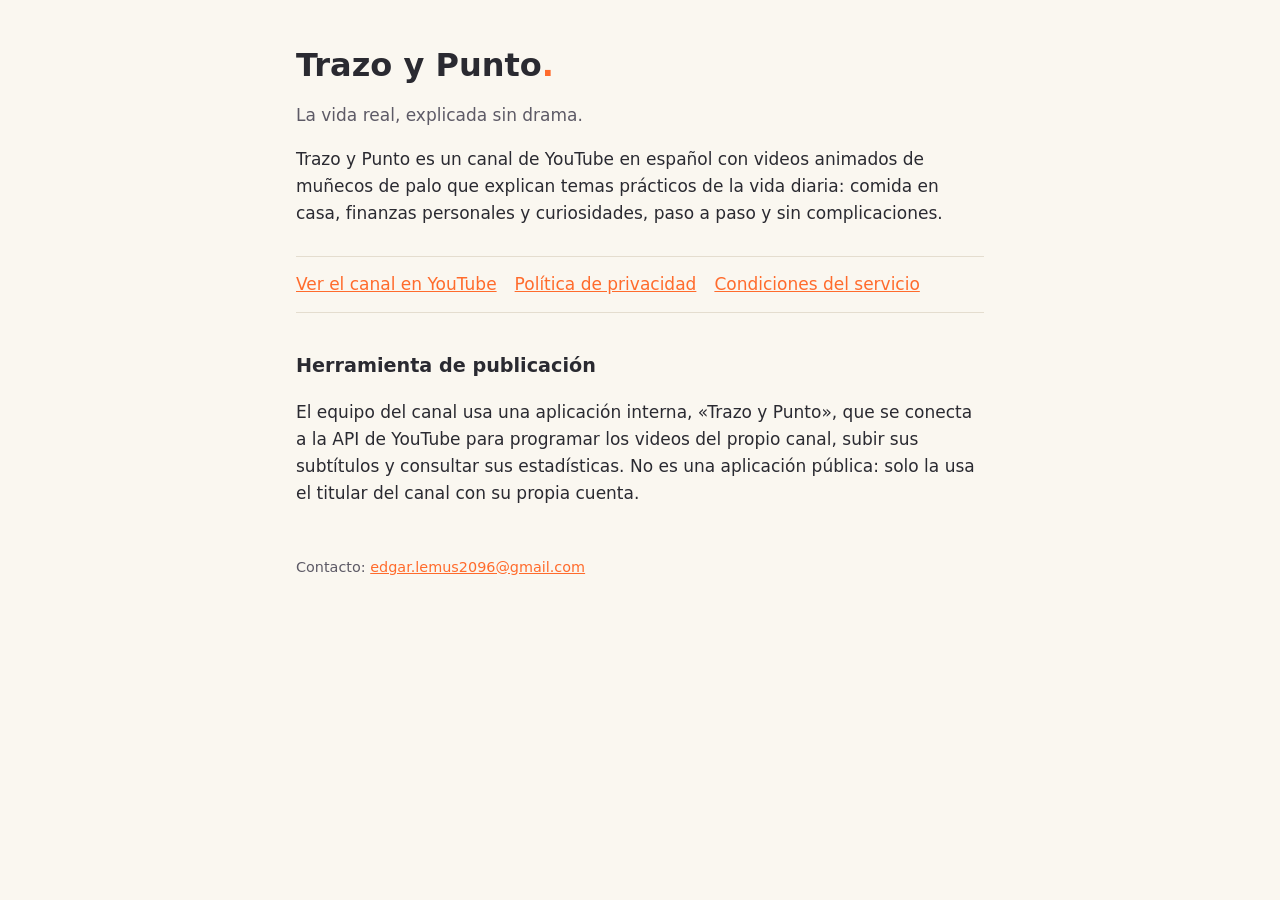
<file: index.html>
<!doctype html>
<html lang="es">
<head>
<meta charset="utf-8">
<meta name="viewport" content="width=device-width,initial-scale=1">
<title>Trazo y Punto</title>
<meta name="description" content="Trazo y Punto: la vida real, explicada sin drama, con muñecos de palo.">
<link rel="stylesheet" href="estilo.css">
</head>
<body>
<main>
<header><h1>Trazo y Punto<span class="punto">.</span></h1></header>
<p class="sub">La vida real, explicada sin drama.</p>
<p>Trazo y Punto es un canal de YouTube en español con videos animados de muñecos de palo que explican temas prácticos
de la vida diaria: comida en casa, finanzas personales y curiosidades, paso a paso y sin complicaciones.</p>
<nav>
<a href="https://www.youtube.com/channel/UCz3ImmfiqVFEWBYmcj7cGjg">Ver el canal en YouTube</a>
<a href="privacidad.html">Política de privacidad</a>
<a href="terminos.html">Condiciones del servicio</a>
</nav>
<h2>Herramienta de publicación</h2>
<p>El equipo del canal usa una aplicación interna, «Trazo y Punto», que se conecta a la API de YouTube para programar
los videos del propio canal, subir sus subtítulos y consultar sus estadísticas. No es una aplicación pública: solo
la usa el titular del canal con su propia cuenta.</p>
<footer>Contacto: <a href="mailto:edgar.lemus2096@gmail.com">edgar.lemus2096@gmail.com</a></footer>
</main>
</body>
</html>
</file>
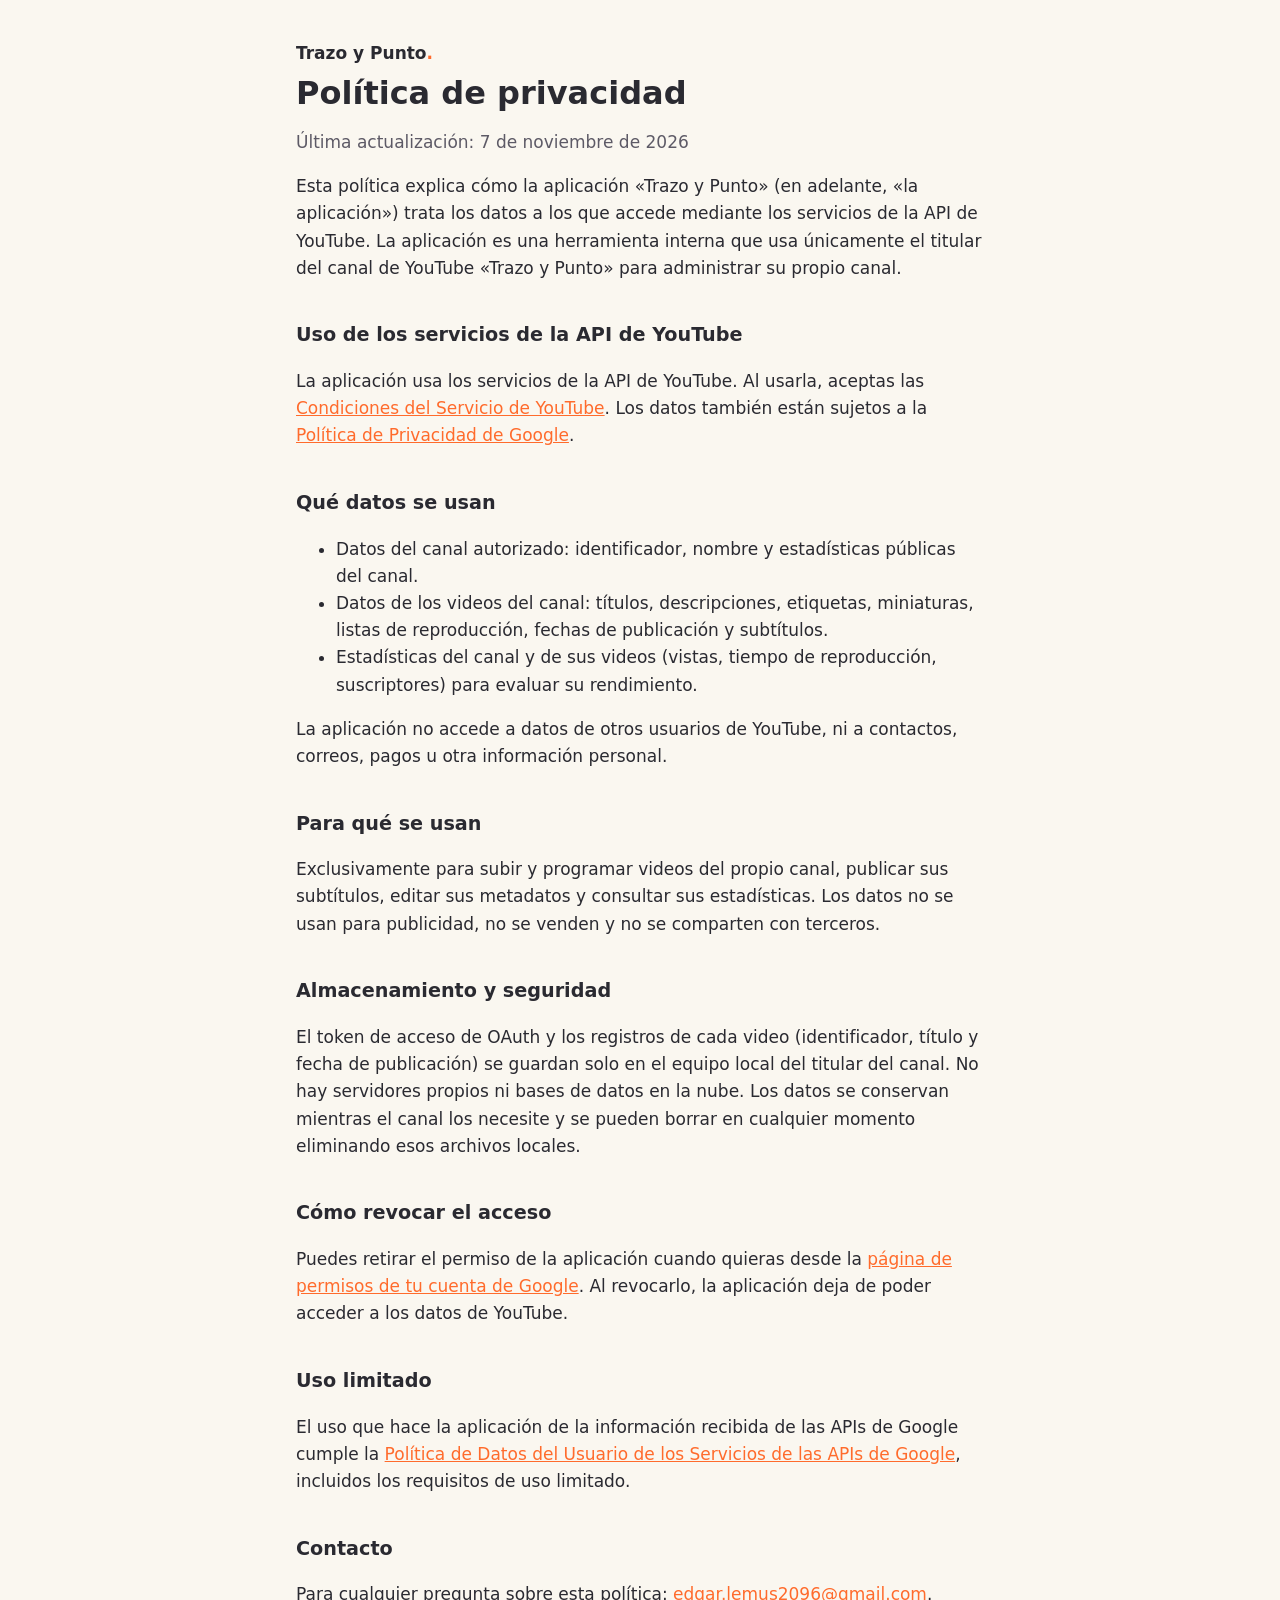
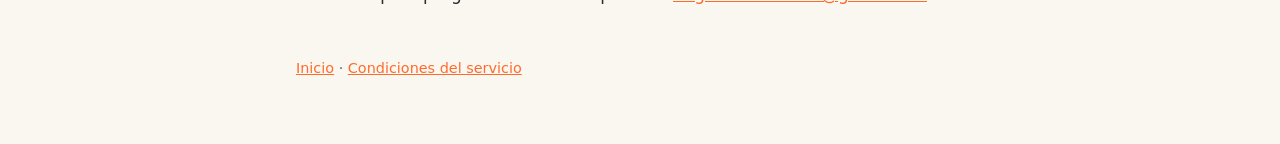
<file: privacidad.html>
<!doctype html>
<html lang="es">
<head>
<meta charset="utf-8">
<meta name="viewport" content="width=device-width,initial-scale=1">
<title>Privacidad · Trazo y Punto</title>
<link rel="stylesheet" href="estilo.css">
</head>
<body>
<main>
<header><a href="./"><strong>Trazo y Punto<span class="punto">.</span></strong></a></header>
<h1>Política de privacidad</h1>
<p class="sub">Última actualización: 7 de noviembre de 2026</p>

<p>Esta política explica cómo la aplicación «Trazo y Punto» (en adelante, «la aplicación») trata los datos a los que
accede mediante los servicios de la API de YouTube. La aplicación es una herramienta interna que usa únicamente el
titular del canal de YouTube «Trazo y Punto» para administrar su propio canal.</p>

<h2>Uso de los servicios de la API de YouTube</h2>
<p>La aplicación usa los servicios de la API de YouTube. Al usarla, aceptas las
<a href="https://www.youtube.com/t/terms">Condiciones del Servicio de YouTube</a>. Los datos también están sujetos a la
<a href="https://policies.google.com/privacy">Política de Privacidad de Google</a>.</p>

<h2>Qué datos se usan</h2>
<ul>
<li>Datos del canal autorizado: identificador, nombre y estadísticas públicas del canal.</li>
<li>Datos de los videos del canal: títulos, descripciones, etiquetas, miniaturas, listas de reproducción, fechas de
publicación y subtítulos.</li>
<li>Estadísticas del canal y de sus videos (vistas, tiempo de reproducción, suscriptores) para evaluar su rendimiento.</li>
</ul>
<p>La aplicación no accede a datos de otros usuarios de YouTube, ni a contactos, correos, pagos u otra información
personal.</p>

<h2>Para qué se usan</h2>
<p>Exclusivamente para subir y programar videos del propio canal, publicar sus subtítulos, editar sus metadatos y
consultar sus estadísticas. Los datos no se usan para publicidad, no se venden y no se comparten con terceros.</p>

<h2>Almacenamiento y seguridad</h2>
<p>El token de acceso de OAuth y los registros de cada video (identificador, título y fecha de publicación) se guardan
solo en el equipo local del titular del canal. No hay servidores propios ni bases de datos en la nube. Los datos se
conservan mientras el canal los necesite y se pueden borrar en cualquier momento eliminando esos archivos locales.</p>

<h2>Cómo revocar el acceso</h2>
<p>Puedes retirar el permiso de la aplicación cuando quieras desde la
<a href="https://security.google.com/settings/security/permissions">página de permisos de tu cuenta de Google</a>.
Al revocarlo, la aplicación deja de poder acceder a los datos de YouTube.</p>

<h2>Uso limitado</h2>
<p>El uso que hace la aplicación de la información recibida de las APIs de Google cumple la
<a href="https://developers.google.com/terms/api-services-user-data-policy">Política de Datos del Usuario de los
Servicios de las APIs de Google</a>, incluidos los requisitos de uso limitado.</p>

<h2>Contacto</h2>
<p>Para cualquier pregunta sobre esta política: <a href="mailto:edgar.lemus2096@gmail.com">edgar.lemus2096@gmail.com</a>.</p>
<footer><a href="./">Inicio</a> · <a href="terminos.html">Condiciones del servicio</a></footer>
</main>
</body>
</html>
</file>
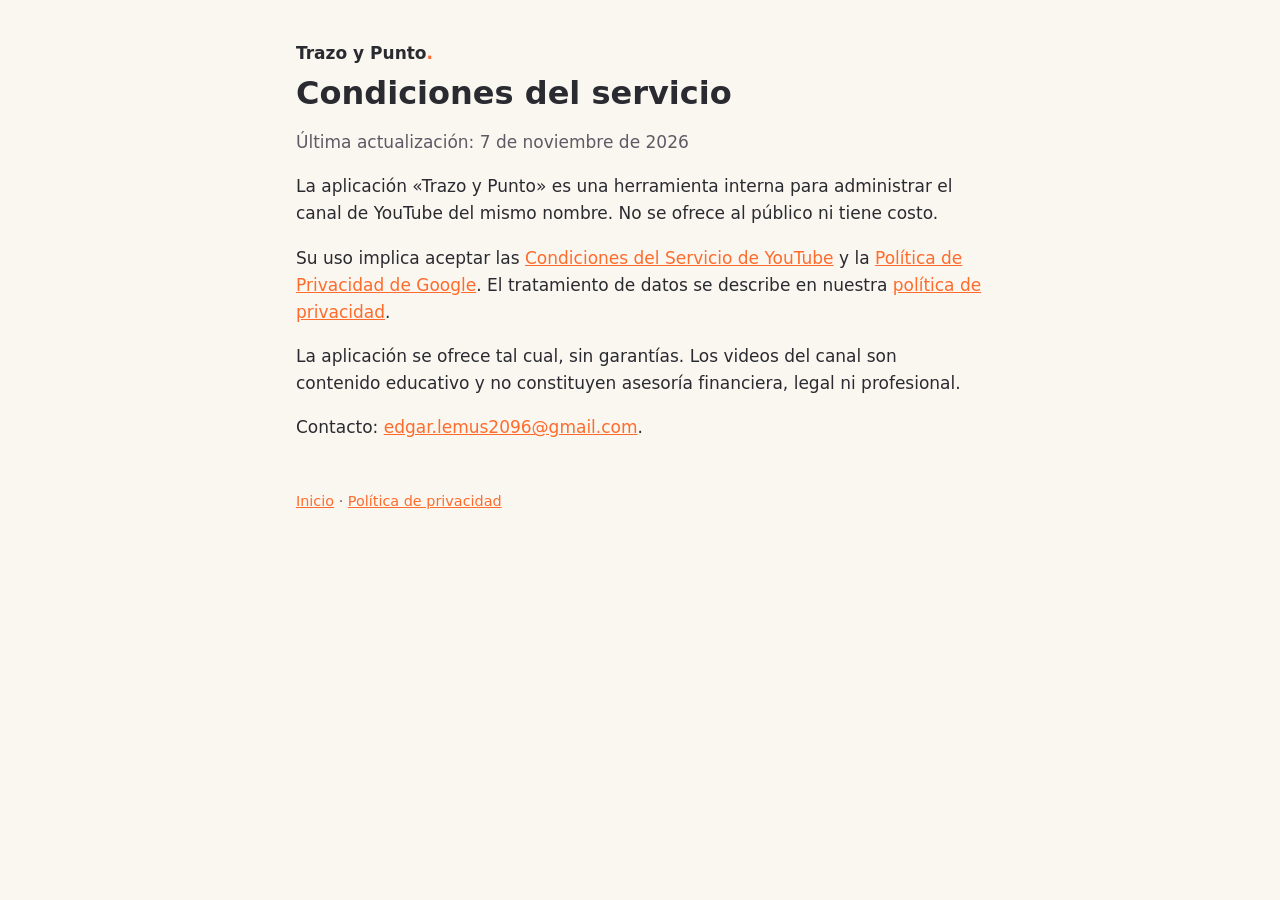
<file: terminos.html>
<!doctype html>
<html lang="es">
<head>
<meta charset="utf-8">
<meta name="viewport" content="width=device-width,initial-scale=1">
<title>Condiciones · Trazo y Punto</title>
<link rel="stylesheet" href="estilo.css">
</head>
<body>
<main>
<header><a href="./"><strong>Trazo y Punto<span class="punto">.</span></strong></a></header>
<h1>Condiciones del servicio</h1>
<p class="sub">Última actualización: 7 de noviembre de 2026</p>
<p>La aplicación «Trazo y Punto» es una herramienta interna para administrar el canal de YouTube del mismo nombre. No se
ofrece al público ni tiene costo.</p>
<p>Su uso implica aceptar las <a href="https://www.youtube.com/t/terms">Condiciones del Servicio de YouTube</a> y la
<a href="https://policies.google.com/privacy">Política de Privacidad de Google</a>. El tratamiento de datos se describe
en nuestra <a href="privacidad.html">política de privacidad</a>.</p>
<p>La aplicación se ofrece tal cual, sin garantías. Los videos del canal son contenido educativo y no constituyen
asesoría financiera, legal ni profesional.</p>
<p>Contacto: <a href="mailto:edgar.lemus2096@gmail.com">edgar.lemus2096@gmail.com</a>.</p>
<footer><a href="./">Inicio</a> · <a href="privacidad.html">Política de privacidad</a></footer>
</main>
</body>
</html>
</file>
<file: estilo.css>
:root{--fondo:#faf7f0;--texto:#2a2a31;--suave:#5d5a66;--acento:#ff6b2c;--linea:#e4ddcf}
@media (prefers-color-scheme:dark){:root{--fondo:#1d1d22;--texto:#efe9dc;--suave:#b9b5c0;--linea:#3b3f4a}}
*{box-sizing:border-box}
body{margin:0;background:var(--fondo);color:var(--texto);font:17px/1.6 system-ui,-apple-system,"Segoe UI",Roboto,sans-serif}
main{max-width:720px;margin:0 auto;padding:40px 16px 64px}
header a{color:inherit;text-decoration:none}
h1{font-size:2rem;line-height:1.2;margin:.2em 0}
h2{font-size:1.2rem;margin-top:2em}
a{color:var(--acento)}
.punto{color:var(--acento)}
.sub{color:var(--suave)}
nav{display:flex;gap:18px;flex-wrap:wrap;margin:28px 0;padding:14px 0;border-top:1px solid var(--linea);border-bottom:1px solid var(--linea)}
footer{margin-top:48px;color:var(--suave);font-size:.9rem}
</file>
